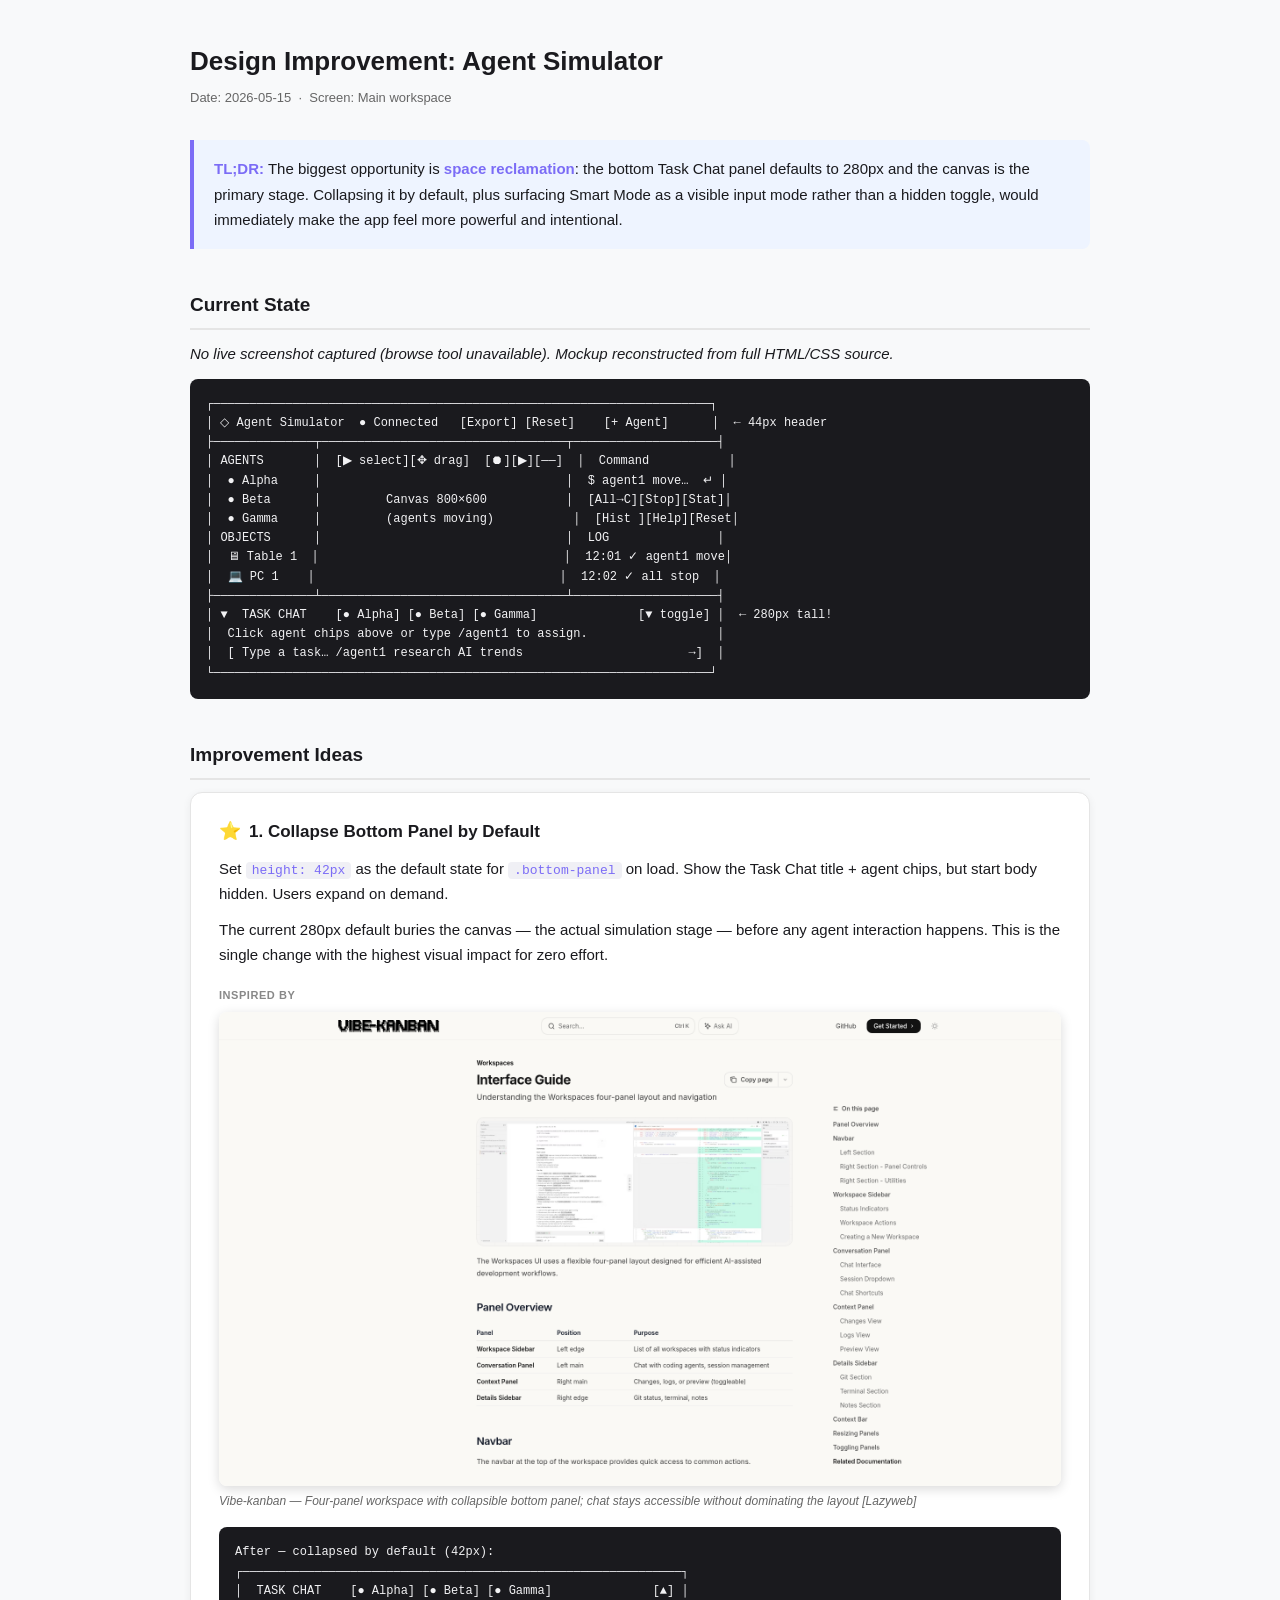
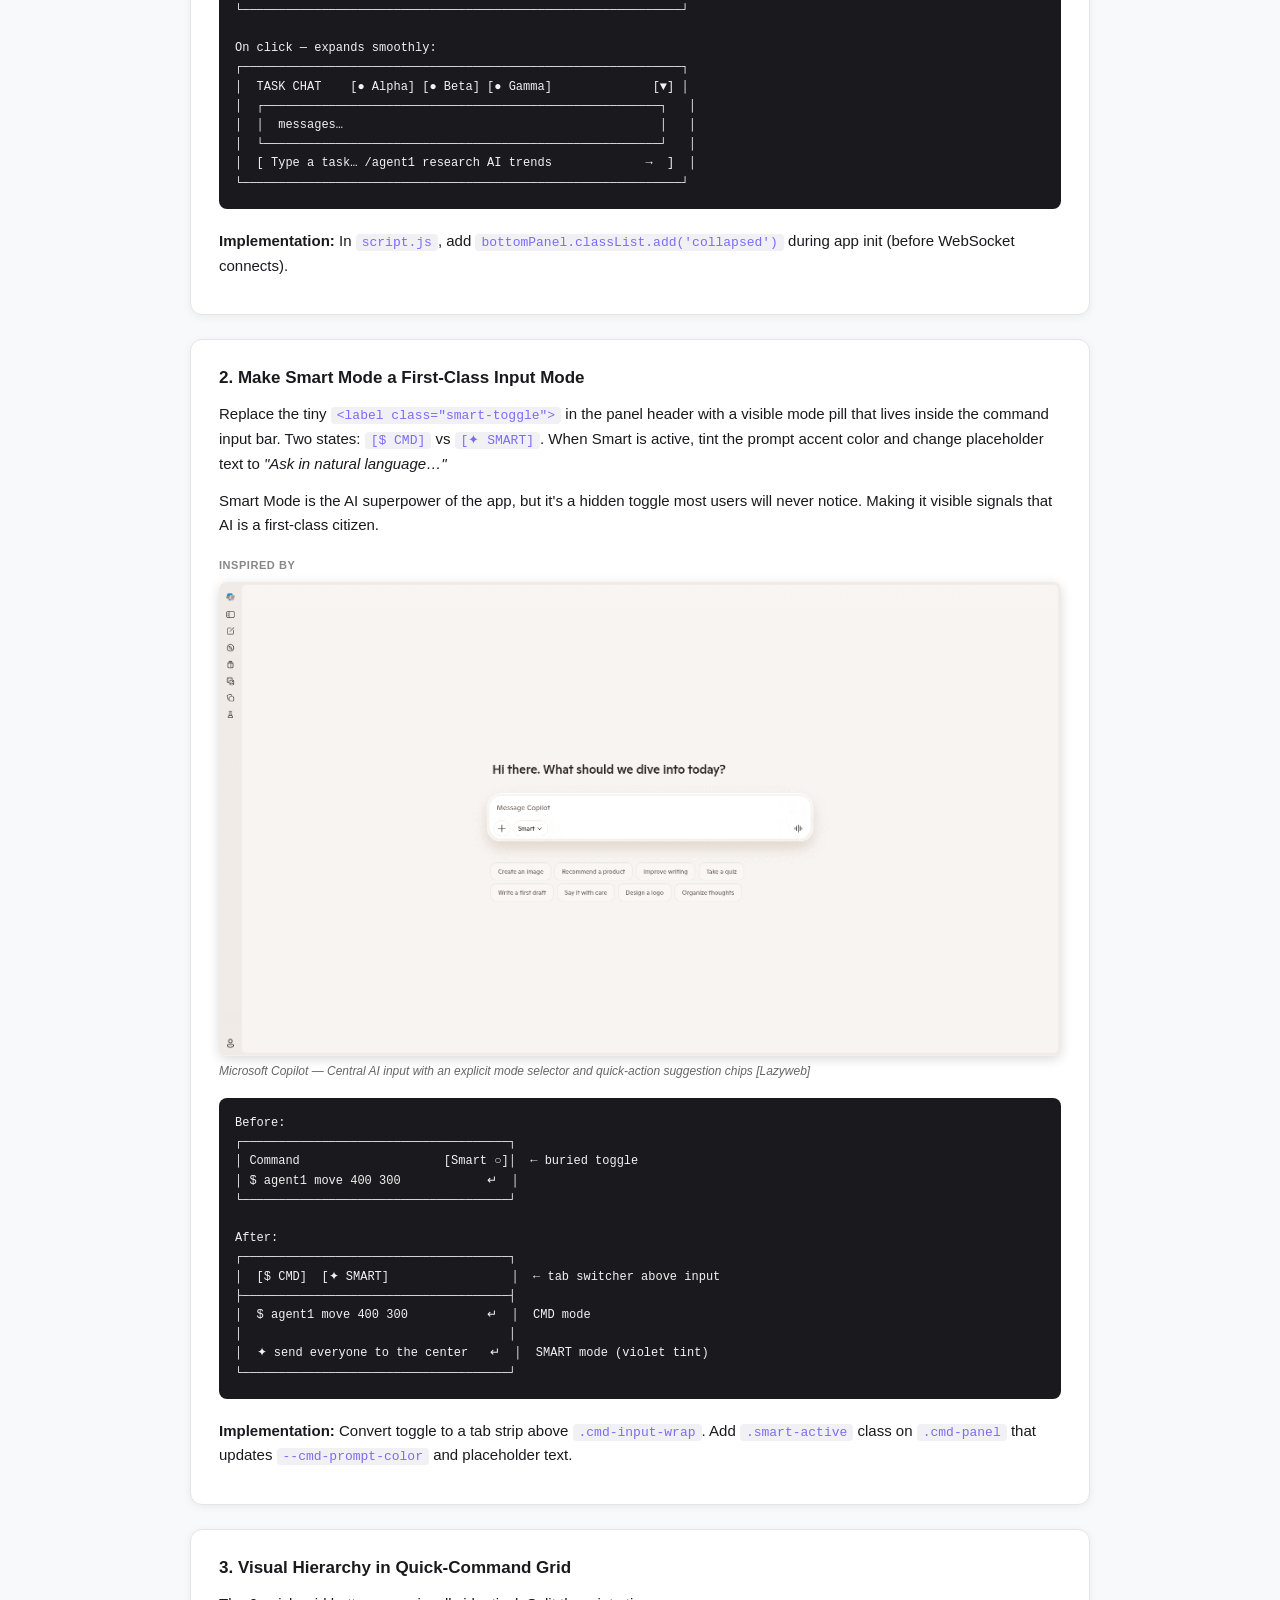
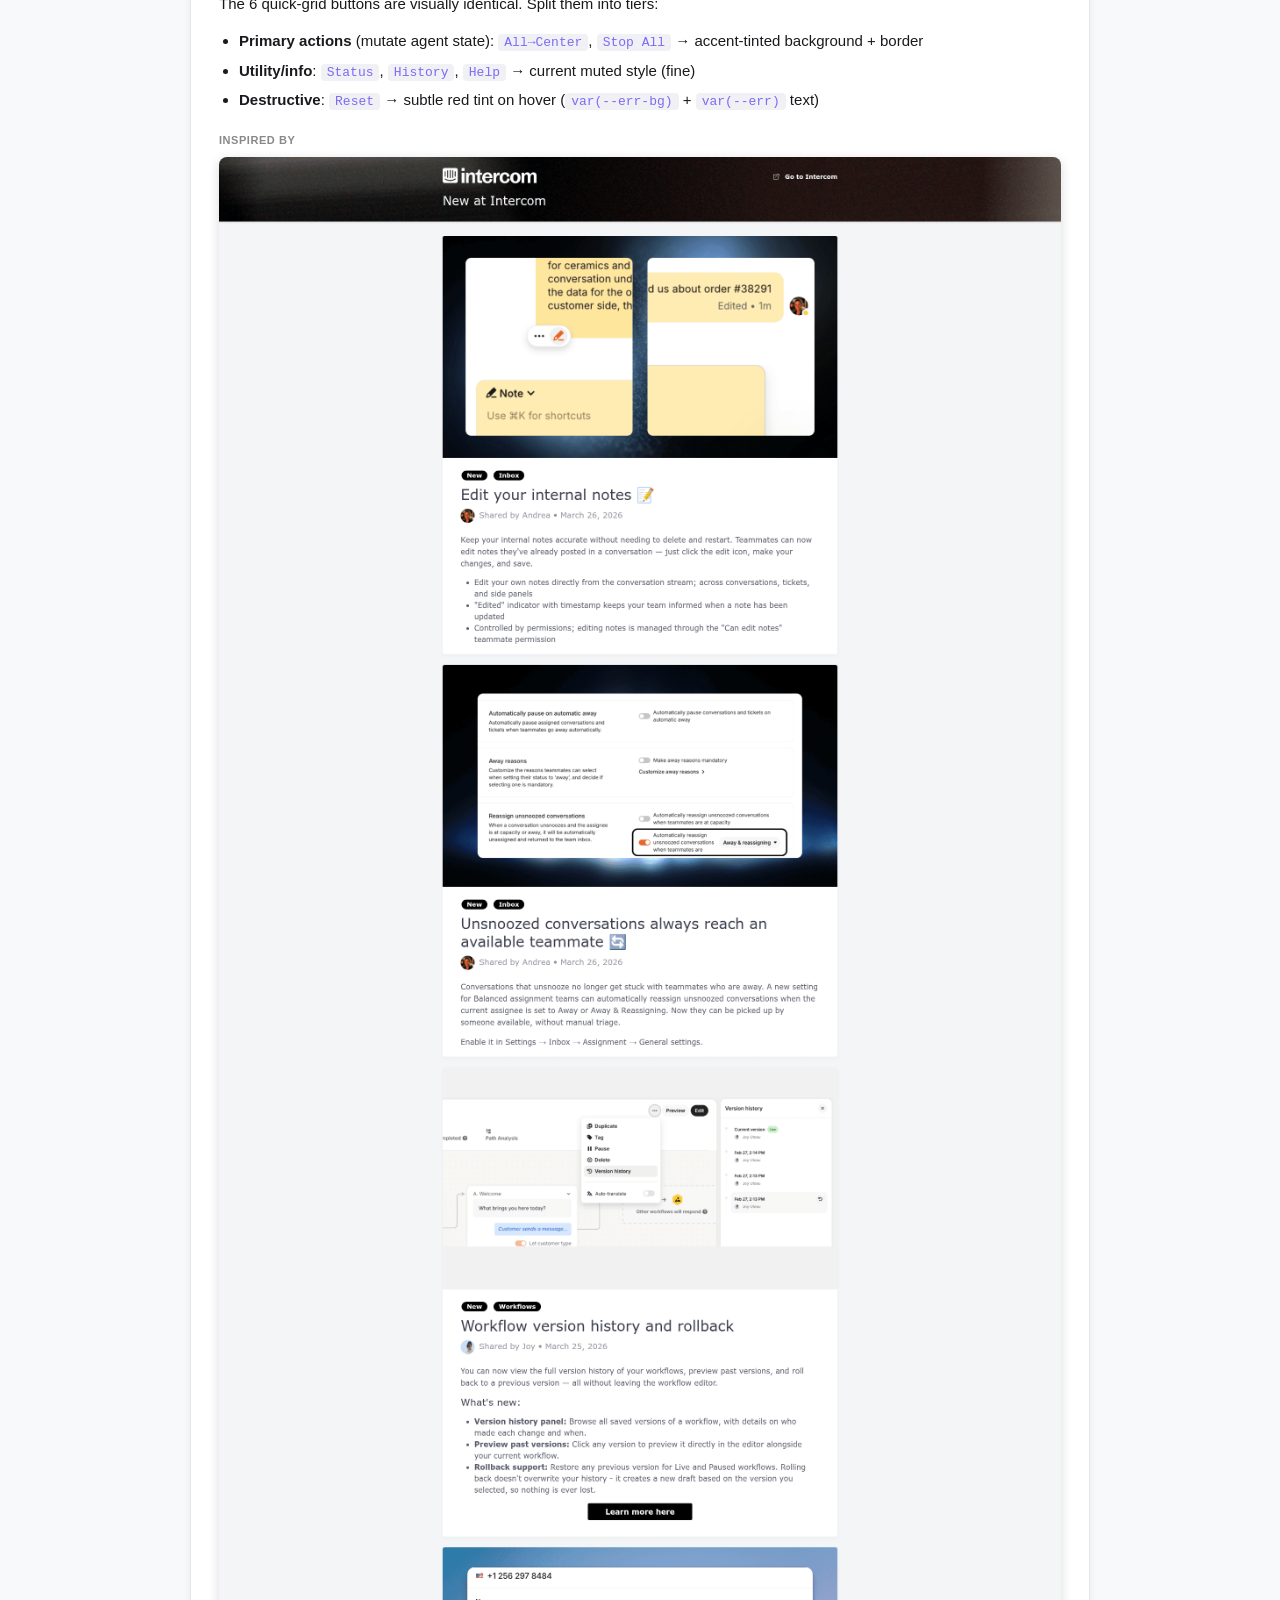
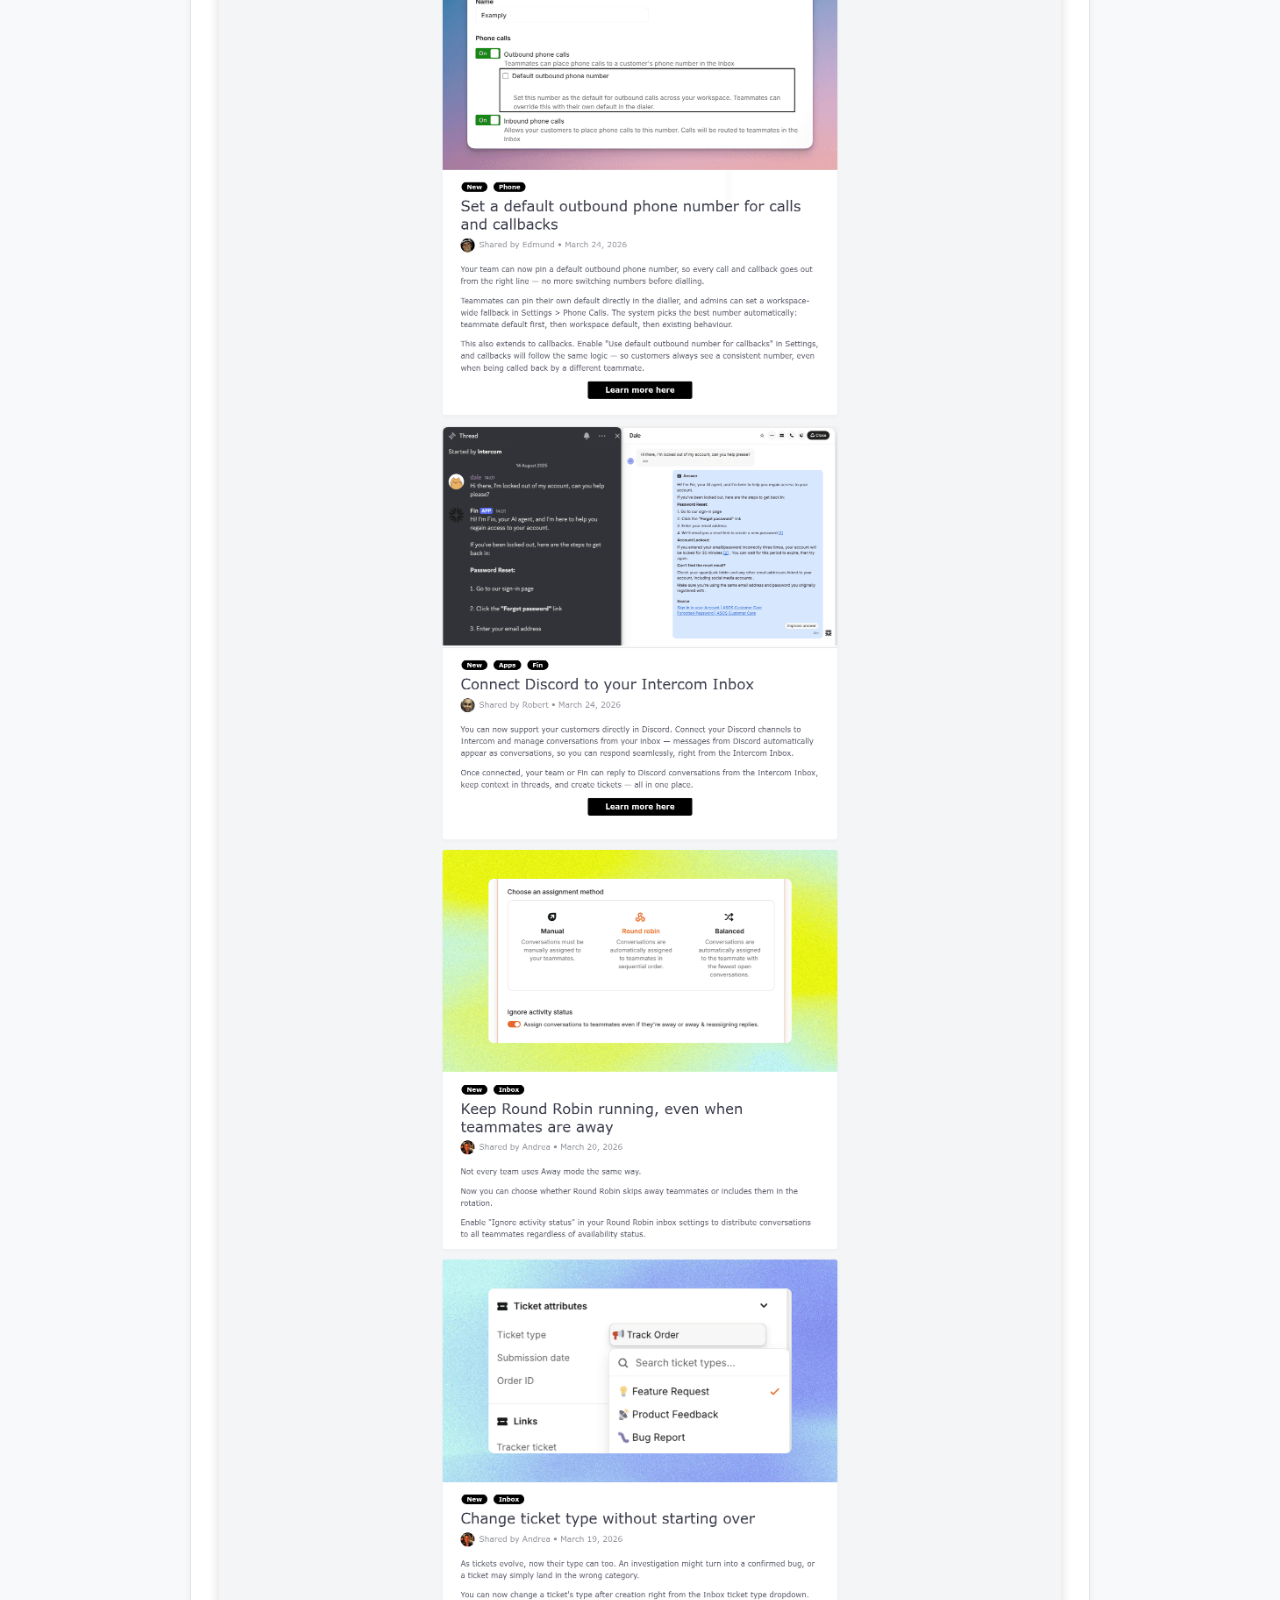
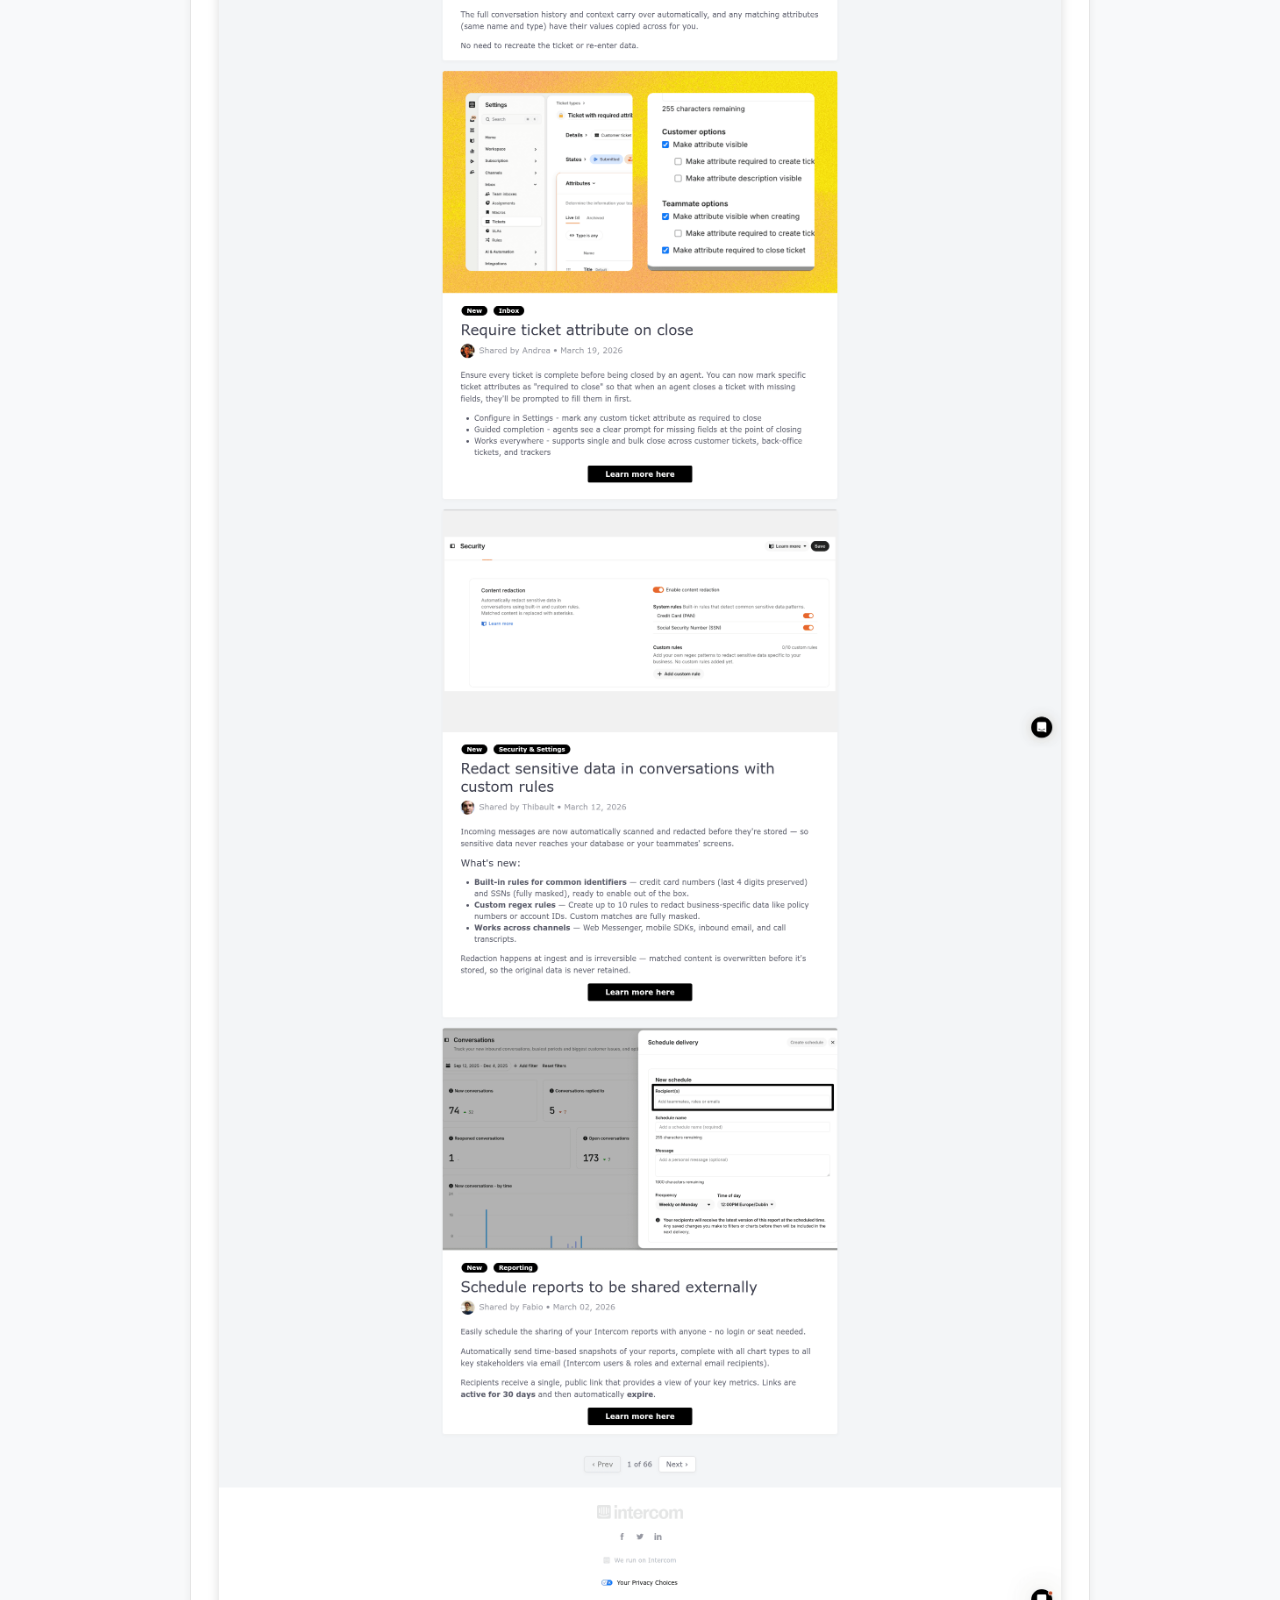
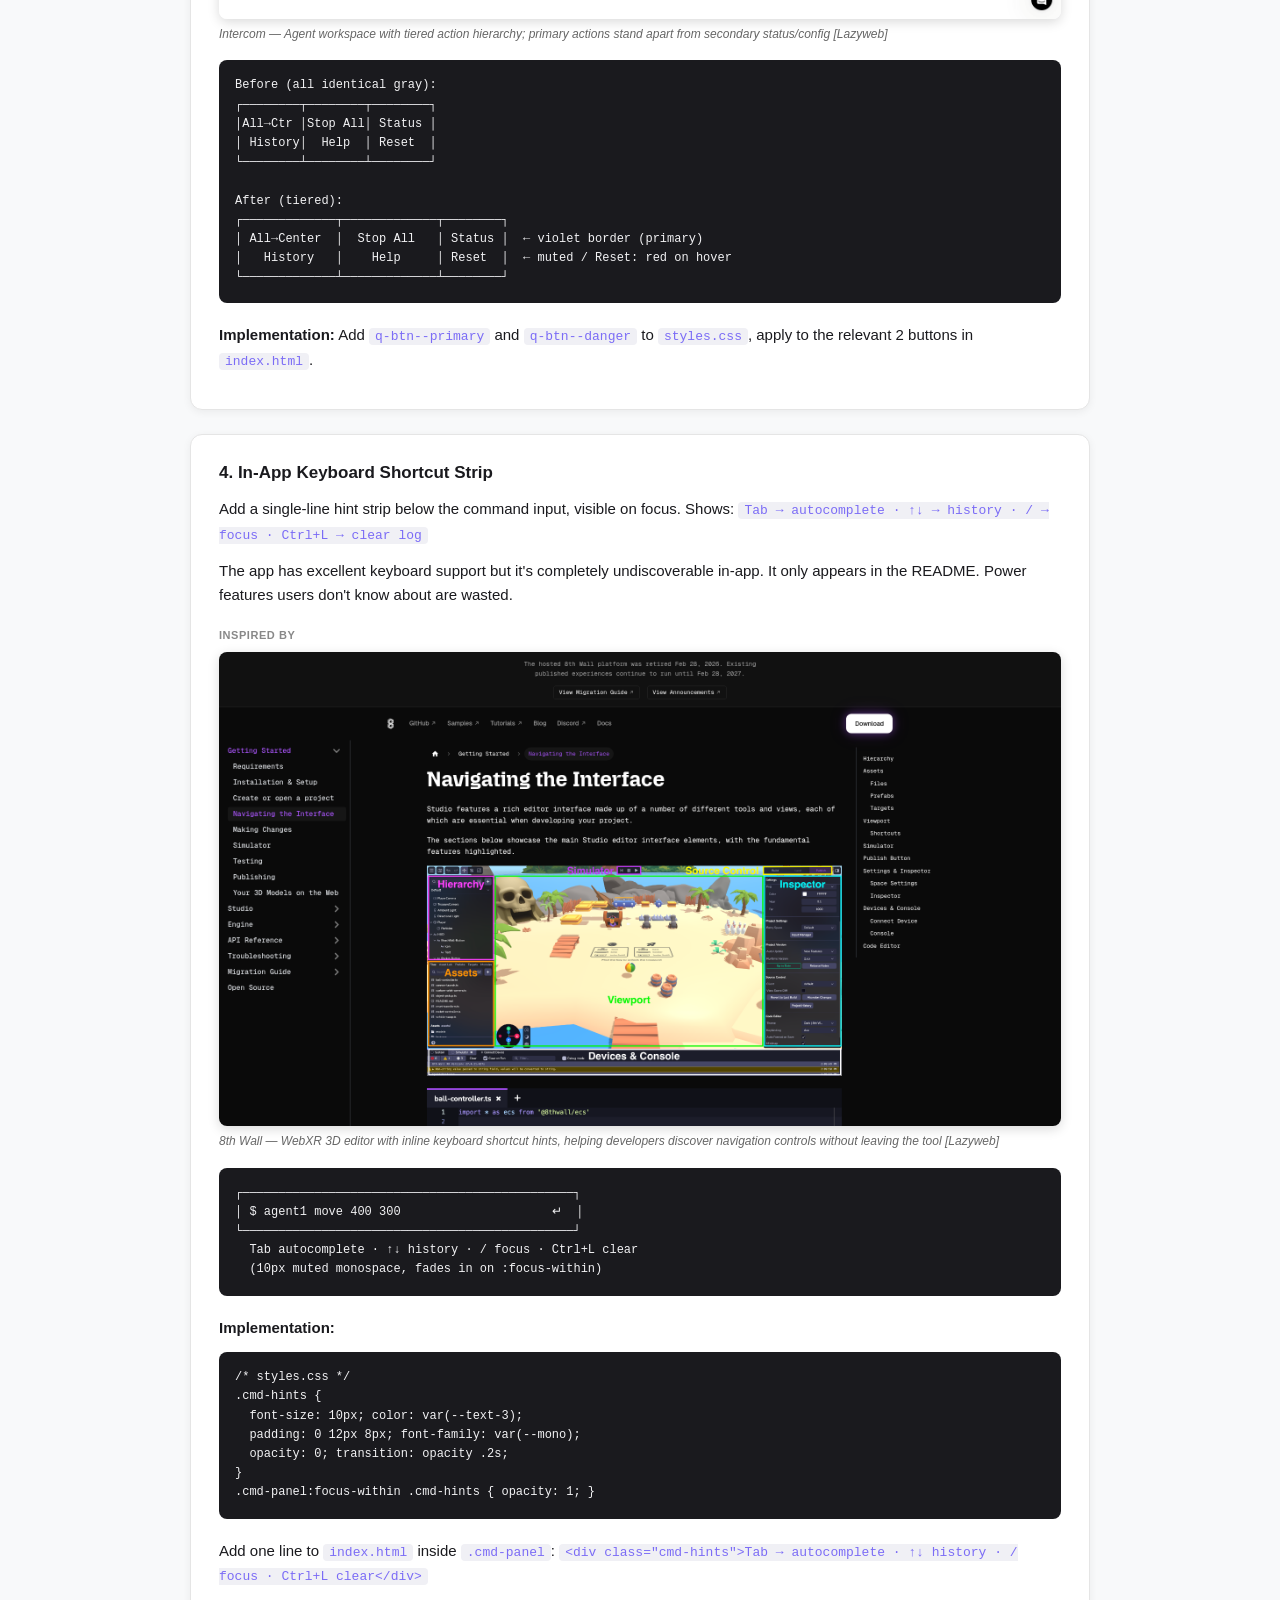
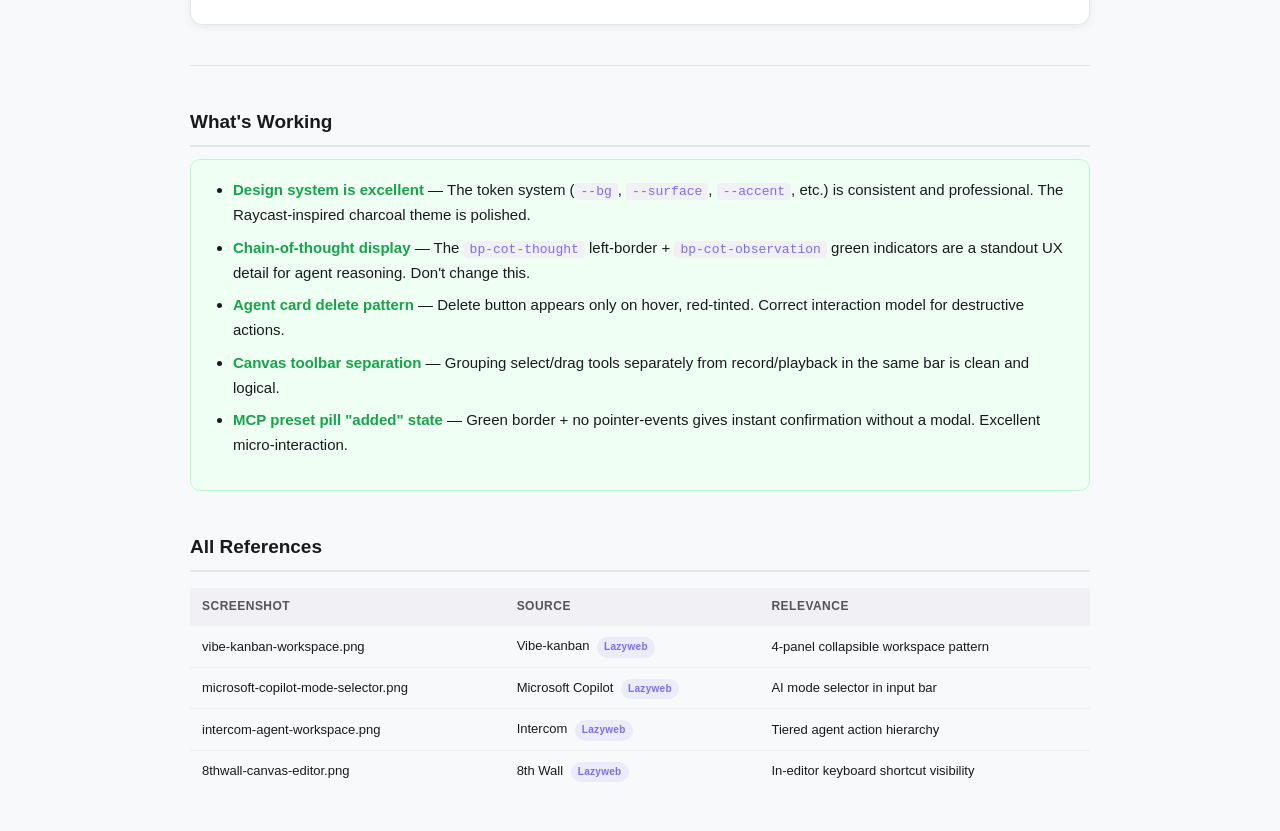
<file: .lazyweb/design-improve/agent-simulator-2026-05-15/report.html>
<!DOCTYPE html>
<html lang="en">
<head>
<meta charset="UTF-8"/>
<meta name="viewport" content="width=device-width,initial-scale=1"/>
<title>Design Improvement: Agent Simulator</title>
<style>
  *, *::before, *::after { box-sizing: border-box; margin: 0; padding: 0; }
  body {
    font-family: -apple-system, BlinkMacSystemFont, "Segoe UI", sans-serif;
    font-size: 15px; line-height: 1.65;
    background: #f8f9fa; color: #1a1a1e;
    padding: 40px 20px;
  }
  .page { max-width: 900px; margin: 0 auto; }
  h1 { font-size: 26px; font-weight: 700; margin-bottom: 4px; }
  .meta { font-size: 13px; color: #666; margin-bottom: 32px; }
  h2 { font-size: 19px; font-weight: 700; margin: 40px 0 12px; padding-bottom: 8px; border-bottom: 2px solid #e5e5e5; }
  h3 { font-size: 16px; font-weight: 700; margin: 28px 0 10px; color: #1a1a1e; }
  p { margin-bottom: 12px; }
  ul { margin: 0 0 14px 20px; }
  li { margin-bottom: 5px; }
  code {
    background: #f0f0f5; border-radius: 4px;
    padding: 1px 6px; font-size: 13px;
    font-family: "JetBrains Mono", "Fira Code", ui-monospace, monospace;
    color: #7b6cf6;
  }
  pre {
    background: #1a1a1e; color: #f2f2f4;
    border-radius: 8px; padding: 16px; overflow-x: auto;
    font-family: "JetBrains Mono", "Fira Code", ui-monospace, monospace;
    font-size: 12px; line-height: 1.6; margin: 12px 0 20px;
  }
  .tldr {
    background: #eef4ff; border-left: 4px solid #7b6cf6;
    border-radius: 0 8px 8px 0; padding: 16px 20px;
    margin-bottom: 32px; font-size: 15px; line-height: 1.7;
  }
  .tldr strong { color: #7b6cf6; }
  .idea {
    background: #fff; border: 1px solid #e5e5e5;
    border-radius: 12px; padding: 24px 28px;
    margin-bottom: 24px;
    box-shadow: 0 2px 8px rgba(0,0,0,.06);
  }
  .idea-title {
    font-size: 17px; font-weight: 700; margin-bottom: 10px;
    display: flex; align-items: center; gap: 8px;
  }
  .star { color: #f59e0b; font-size: 18px; }
  .inspired-label {
    font-size: 11px; font-weight: 600; color: #888;
    text-transform: uppercase; letter-spacing: .05em;
    margin: 18px 0 8px;
  }
  .ref-img {
    max-width: 100%; border-radius: 8px;
    box-shadow: 0 3px 12px rgba(0,0,0,.15);
    display: block; margin-bottom: 6px;
  }
  .ref-caption {
    font-size: 12px; color: #666; margin-bottom: 16px;
    font-style: italic;
  }
  .working-list {
    background: #f0fff4; border: 1px solid #bbf7d0;
    border-radius: 10px; padding: 18px 22px;
  }
  .working-list li { margin-bottom: 8px; }
  .working-list strong { color: #16a34a; }
  table { width: 100%; border-collapse: collapse; margin-top: 16px; }
  th { background: #f0f0f5; font-size: 12px; font-weight: 600;
    text-transform: uppercase; letter-spacing: .04em;
    padding: 9px 12px; text-align: left; color: #555; }
  td { padding: 9px 12px; border-bottom: 1px solid #eee; font-size: 13px; }
  tr:last-child td { border-bottom: none; }
  .tag {
    display: inline-block; font-size: 10px; font-weight: 600;
    padding: 2px 7px; border-radius: 99px;
    background: rgba(123,108,246,.1); color: #7b6cf6;
    letter-spacing: .03em; margin-left: 4px;
  }
  .divider { height: 1px; background: #e5e5e5; margin: 40px 0; }
</style>
</head>
<body>
<div class="page">

  <h1>Design Improvement: Agent Simulator</h1>
  <div class="meta">Date: 2026-05-15 &nbsp;·&nbsp; Screen: Main workspace</div>

  <div class="tldr">
    <strong>TL;DR:</strong> The biggest opportunity is <strong>space reclamation</strong>: the bottom Task Chat panel defaults to 280px and the canvas is the primary stage. Collapsing it by default, plus surfacing Smart Mode as a visible input mode rather than a hidden toggle, would immediately make the app feel more powerful and intentional.
  </div>

  <h2>Current State</h2>
  <p><em>No live screenshot captured (browse tool unavailable). Mockup reconstructed from full HTML/CSS source.</em></p>
  <pre>
┌─────────────────────────────────────────────────────────────────────┐
│ ◇ Agent Simulator  ● Connected   [Export] [Reset]    [+ Agent]      │  ← 44px header
├──────────────┬──────────────────────────────────┬────────────────────┤
│ AGENTS       │  [▶ select][✥ drag]  [⏺][▶][──]  │  Command           │
│  ● Alpha     │                                  │  $ agent1 move…  ↵ │
│  ● Beta      │         Canvas 800×600           │  [All→C][Stop][Stat]│
│  ● Gamma     │         (agents moving)           │  [Hist ][Help][Reset│
│ OBJECTS      │                                  │  LOG               │
│  🖥 Table 1  │                                  │  12:01 ✓ agent1 move│
│  💻 PC 1    │                                  │  12:02 ✓ all stop  │
├──────────────┴──────────────────────────────────┴────────────────────┤
│ ▼  TASK CHAT    [● Alpha] [● Beta] [● Gamma]              [▼ toggle] │  ← 280px tall!
│  Click agent chips above or type /agent1 to assign.                  │
│  [ Type a task… /agent1 research AI trends                       →]  │
└─────────────────────────────────────────────────────────────────────┘</pre>

  <h2>Improvement Ideas</h2>

  <!-- IDEA 1 -->
  <div class="idea">
    <div class="idea-title"><span class="star">⭐</span> 1. Collapse Bottom Panel by Default</div>
    <p>Set <code>height: 42px</code> as the default state for <code>.bottom-panel</code> on load. Show the Task Chat title + agent chips, but start body hidden. Users expand on demand.</p>
    <p>The current 280px default buries the canvas — the actual simulation stage — before any agent interaction happens. This is the single change with the highest visual impact for zero effort.</p>

    <div class="inspired-label">Inspired by</div>
    <img src="references/vibe-kanban-workspace.png" class="ref-img" alt="Vibe-kanban workspace"/>
    <div class="ref-caption">Vibe-kanban — Four-panel workspace with collapsible bottom panel; chat stays accessible without dominating the layout [Lazyweb]</div>

    <pre>
After — collapsed by default (42px):
┌─────────────────────────────────────────────────────────────┐
│  TASK CHAT    [● Alpha] [● Beta] [● Gamma]              [▲] │
└─────────────────────────────────────────────────────────────┘

On click — expands smoothly:
┌─────────────────────────────────────────────────────────────┐
│  TASK CHAT    [● Alpha] [● Beta] [● Gamma]              [▼] │
│  ┌───────────────────────────────────────────────────────┐   │
│  │  messages…                                            │   │
│  └───────────────────────────────────────────────────────┘   │
│  [ Type a task… /agent1 research AI trends             →  ]  │
└─────────────────────────────────────────────────────────────┘</pre>

    <p><strong>Implementation:</strong> In <code>script.js</code>, add <code>bottomPanel.classList.add('collapsed')</code> during app init (before WebSocket connects).</p>
  </div>

  <!-- IDEA 2 -->
  <div class="idea">
    <div class="idea-title">2. Make Smart Mode a First-Class Input Mode</div>
    <p>Replace the tiny <code>&lt;label class="smart-toggle"&gt;</code> in the panel header with a visible mode pill that lives inside the command input bar. Two states: <code>[$ CMD]</code> vs <code>[✦ SMART]</code>. When Smart is active, tint the prompt accent color and change placeholder text to <em>"Ask in natural language…"</em></p>
    <p>Smart Mode is the AI superpower of the app, but it's a hidden toggle most users will never notice. Making it visible signals that AI is a first-class citizen.</p>

    <div class="inspired-label">Inspired by</div>
    <img src="references/microsoft-copilot-mode-selector.png" class="ref-img" alt="Microsoft Copilot mode selector"/>
    <div class="ref-caption">Microsoft Copilot — Central AI input with an explicit mode selector and quick-action suggestion chips [Lazyweb]</div>

    <pre>
Before:
┌─────────────────────────────────────┐
│ Command                    [Smart ○]│  ← buried toggle
│ $ agent1 move 400 300            ↵  │
└─────────────────────────────────────┘

After:
┌─────────────────────────────────────┐
│  [$ CMD]  [✦ SMART]                 │  ← tab switcher above input
├─────────────────────────────────────┤
│  $ agent1 move 400 300           ↵  │  CMD mode
│                                     │
│  ✦ send everyone to the center   ↵  │  SMART mode (violet tint)
└─────────────────────────────────────┘</pre>

    <p><strong>Implementation:</strong> Convert toggle to a tab strip above <code>.cmd-input-wrap</code>. Add <code>.smart-active</code> class on <code>.cmd-panel</code> that updates <code>--cmd-prompt-color</code> and placeholder text.</p>
  </div>

  <!-- IDEA 3 -->
  <div class="idea">
    <div class="idea-title">3. Visual Hierarchy in Quick-Command Grid</div>
    <p>The 6 quick-grid buttons are visually identical. Split them into tiers:</p>
    <ul>
      <li><strong>Primary actions</strong> (mutate agent state): <code>All→Center</code>, <code>Stop All</code> → accent-tinted background + border</li>
      <li><strong>Utility/info</strong>: <code>Status</code>, <code>History</code>, <code>Help</code> → current muted style (fine)</li>
      <li><strong>Destructive</strong>: <code>Reset</code> → subtle red tint on hover (<code>var(--err-bg)</code> + <code>var(--err)</code> text)</li>
    </ul>

    <div class="inspired-label">Inspired by</div>
    <img src="references/intercom-agent-workspace.png" class="ref-img" alt="Intercom agent workspace"/>
    <div class="ref-caption">Intercom — Agent workspace with tiered action hierarchy; primary actions stand apart from secondary status/config [Lazyweb]</div>

    <pre>
Before (all identical gray):
┌────────┬────────┬────────┐
│All→Ctr │Stop All│ Status │
│ History│  Help  │ Reset  │
└────────┴────────┴────────┘

After (tiered):
┌─────────────┬─────────────┬────────┐
│ All→Center  │  Stop All   │ Status │  ← violet border (primary)
│   History   │    Help     │ Reset  │  ← muted / Reset: red on hover
└─────────────┴─────────────┴────────┘</pre>

    <p><strong>Implementation:</strong> Add <code>q-btn--primary</code> and <code>q-btn--danger</code> to <code>styles.css</code>, apply to the relevant 2 buttons in <code>index.html</code>.</p>
  </div>

  <!-- IDEA 4 -->
  <div class="idea">
    <div class="idea-title">4. In-App Keyboard Shortcut Strip</div>
    <p>Add a single-line hint strip below the command input, visible on focus. Shows: <code>Tab → autocomplete · ↑↓ → history · / → focus · Ctrl+L → clear log</code></p>
    <p>The app has excellent keyboard support but it's completely undiscoverable in-app. It only appears in the README. Power features users don't know about are wasted.</p>

    <div class="inspired-label">Inspired by</div>
    <img src="references/8thwall-canvas-editor.png" class="ref-img" alt="8th Wall canvas editor"/>
    <div class="ref-caption">8th Wall — WebXR 3D editor with inline keyboard shortcut hints, helping developers discover navigation controls without leaving the tool [Lazyweb]</div>

    <pre>
┌──────────────────────────────────────────────┐
│ $ agent1 move 400 300                     ↵  │
└──────────────────────────────────────────────┘
  Tab autocomplete · ↑↓ history · / focus · Ctrl+L clear
  (10px muted monospace, fades in on :focus-within)</pre>

    <p><strong>Implementation:</strong></p>
    <pre>
/* styles.css */
.cmd-hints {
  font-size: 10px; color: var(--text-3);
  padding: 0 12px 8px; font-family: var(--mono);
  opacity: 0; transition: opacity .2s;
}
.cmd-panel:focus-within .cmd-hints { opacity: 1; }</pre>
    <p>Add one line to <code>index.html</code> inside <code>.cmd-panel</code>: <code>&lt;div class="cmd-hints"&gt;Tab → autocomplete · ↑↓ history · / focus · Ctrl+L clear&lt;/div&gt;</code></p>
  </div>

  <div class="divider"></div>

  <h2>What's Working</h2>
  <div class="working-list">
    <ul>
      <li><strong>Design system is excellent</strong> — The token system (<code>--bg</code>, <code>--surface</code>, <code>--accent</code>, etc.) is consistent and professional. The Raycast-inspired charcoal theme is polished.</li>
      <li><strong>Chain-of-thought display</strong> — The <code>bp-cot-thought</code> left-border + <code>bp-cot-observation</code> green indicators are a standout UX detail for agent reasoning. Don't change this.</li>
      <li><strong>Agent card delete pattern</strong> — Delete button appears only on hover, red-tinted. Correct interaction model for destructive actions.</li>
      <li><strong>Canvas toolbar separation</strong> — Grouping select/drag tools separately from record/playback in the same bar is clean and logical.</li>
      <li><strong>MCP preset pill "added" state</strong> — Green border + no pointer-events gives instant confirmation without a modal. Excellent micro-interaction.</li>
    </ul>
  </div>

  <h2>All References</h2>
  <table>
    <tr><th>Screenshot</th><th>Source</th><th>Relevance</th></tr>
    <tr><td>vibe-kanban-workspace.png</td><td>Vibe-kanban <span class="tag">Lazyweb</span></td><td>4-panel collapsible workspace pattern</td></tr>
    <tr><td>microsoft-copilot-mode-selector.png</td><td>Microsoft Copilot <span class="tag">Lazyweb</span></td><td>AI mode selector in input bar</td></tr>
    <tr><td>intercom-agent-workspace.png</td><td>Intercom <span class="tag">Lazyweb</span></td><td>Tiered agent action hierarchy</td></tr>
    <tr><td>8thwall-canvas-editor.png</td><td>8th Wall <span class="tag">Lazyweb</span></td><td>In-editor keyboard shortcut visibility</td></tr>
  </table>

</div>
</body>
</html>
</file>
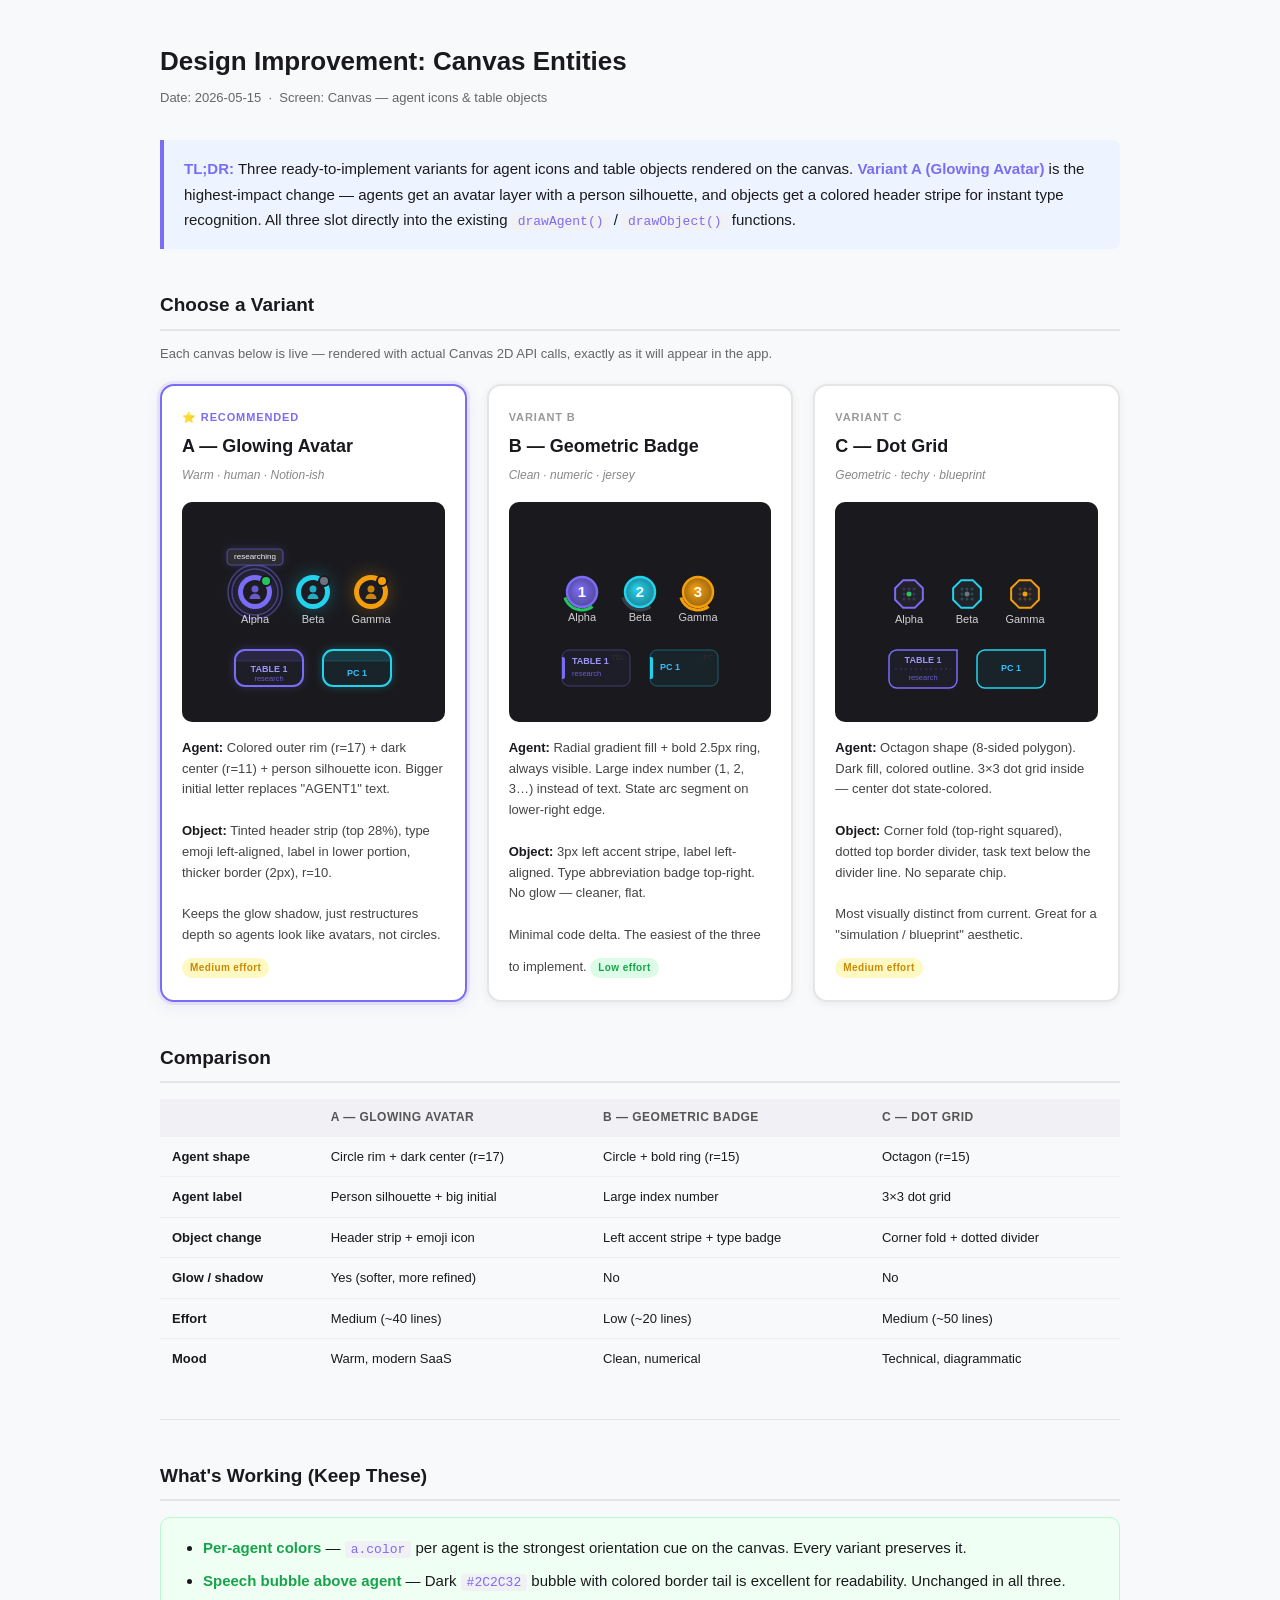
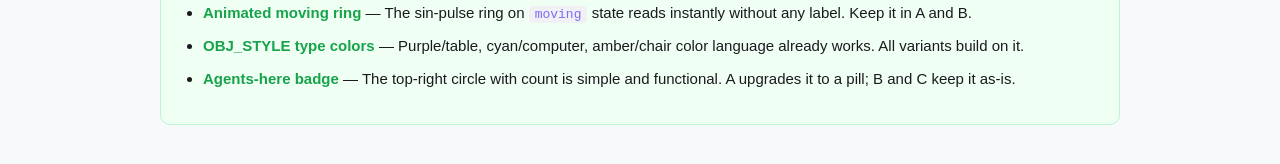
<file: .lazyweb/design-improve/canvas-entities-2026-05-15/report.html>
<!DOCTYPE html>
<html lang="en">
<head>
<meta charset="UTF-8"/>
<meta name="viewport" content="width=device-width,initial-scale=1"/>
<title>Design Improvement: Canvas Entities</title>
<style>
  *, *::before, *::after { box-sizing: border-box; margin: 0; padding: 0; }
  body {
    font-family: -apple-system, BlinkMacSystemFont, "Segoe UI", sans-serif;
    font-size: 15px; line-height: 1.65;
    background: #f8f9fa; color: #1a1a1e;
    padding: 40px 20px;
  }
  .page { max-width: 960px; margin: 0 auto; }
  h1 { font-size: 26px; font-weight: 700; margin-bottom: 4px; }
  .meta { font-size: 13px; color: #666; margin-bottom: 32px; }
  h2 { font-size: 19px; font-weight: 700; margin: 40px 0 12px; padding-bottom: 8px; border-bottom: 2px solid #e5e5e5; }
  h3 { font-size: 16px; font-weight: 700; margin: 28px 0 10px; color: #1a1a1e; }
  p { margin-bottom: 12px; }
  ul { margin: 0 0 14px 20px; }
  li { margin-bottom: 5px; }
  code {
    background: #f0f0f5; border-radius: 4px;
    padding: 1px 6px; font-size: 13px;
    font-family: "JetBrains Mono", "Fira Code", ui-monospace, monospace;
    color: #7b6cf6;
  }
  pre {
    background: #1a1a1e; color: #f2f2f4;
    border-radius: 8px; padding: 16px; overflow-x: auto;
    font-family: "JetBrains Mono", "Fira Code", ui-monospace, monospace;
    font-size: 12px; line-height: 1.6; margin: 12px 0 20px;
  }
  .tldr {
    background: #eef4ff; border-left: 4px solid #7b6cf6;
    border-radius: 0 8px 8px 0; padding: 16px 20px;
    margin-bottom: 32px; font-size: 15px; line-height: 1.7;
  }
  .tldr strong { color: #7b6cf6; }
  .variant-grid {
    display: grid; grid-template-columns: repeat(3, 1fr);
    gap: 20px; margin-bottom: 32px;
  }
  @media (max-width: 720px) { .variant-grid { grid-template-columns: 1fr; } }
  .variant {
    background: #fff; border: 2px solid #e5e5e5;
    border-radius: 14px; padding: 22px 20px;
    box-shadow: 0 2px 10px rgba(0,0,0,.06);
    display: flex; flex-direction: column;
  }
  .variant.recommended { border-color: #7b6cf6; box-shadow: 0 0 0 3px rgba(123,108,246,.12), 0 4px 16px rgba(123,108,246,.12); }
  .variant-label {
    font-size: 11px; font-weight: 700; letter-spacing: .08em;
    text-transform: uppercase; color: #999; margin-bottom: 6px;
  }
  .variant.recommended .variant-label { color: #7b6cf6; }
  .variant-title {
    font-size: 18px; font-weight: 800; margin-bottom: 4px;
  }
  .variant-mood {
    font-size: 12px; color: #888; margin-bottom: 16px; font-style: italic;
  }
  .variant-canvas {
    background: #1a1a1e; border-radius: 10px;
    padding: 20px 0; display: flex; justify-content: center; align-items: center;
    margin-bottom: 16px; min-height: 180px;
  }
  canvas { display: block; }
  .variant-desc { font-size: 13px; color: #444; line-height: 1.6; flex: 1; }
  .variant-desc strong { color: #1a1a1e; }
  .badge {
    display: inline-block; font-size: 10px; font-weight: 700;
    padding: 2px 8px; border-radius: 99px; margin-top: 12px;
    letter-spacing: .04em;
  }
  .badge-effort-low { background: #dcfce7; color: #16a34a; }
  .badge-effort-med { background: #fef9c3; color: #ca8a04; }
  table { width: 100%; border-collapse: collapse; margin-top: 16px; }
  th { background: #f0f0f5; font-size: 12px; font-weight: 600;
    text-transform: uppercase; letter-spacing: .04em;
    padding: 9px 12px; text-align: left; color: #555; }
  td { padding: 9px 12px; border-bottom: 1px solid #eee; font-size: 13px; }
  tr:last-child td { border-bottom: none; }
  td:first-child { font-weight: 600; color: #1a1a1e; }
  .working {
    background: #f0fff4; border: 1px solid #bbf7d0;
    border-radius: 10px; padding: 18px 22px; margin-top: 16px;
  }
  .working li { margin-bottom: 8px; }
  .working strong { color: #16a34a; }
  .divider { height: 1px; background: #e5e5e5; margin: 40px 0; }
  .section-note { font-size: 13px; color: #666; margin-bottom: 20px; }
</style>
</head>
<body>
<div class="page">

  <h1>Design Improvement: Canvas Entities</h1>
  <div class="meta">Date: 2026-05-15 &nbsp;·&nbsp; Screen: Canvas — agent icons & table objects</div>

  <div class="tldr">
    <strong>TL;DR:</strong> Three ready-to-implement variants for agent icons and table objects rendered on the canvas. <strong>Variant A (Glowing Avatar)</strong> is the highest-impact change — agents get an avatar layer with a person silhouette, and objects get a colored header stripe for instant type recognition. All three slot directly into the existing <code>drawAgent()</code> / <code>drawObject()</code> functions.
  </div>

  <h2>Choose a Variant</h2>
  <p class="section-note">Each canvas below is live — rendered with actual Canvas 2D API calls, exactly as it will appear in the app.</p>

  <div class="variant-grid">

    <!-- Variant A -->
    <div class="variant recommended">
      <div class="variant-label">⭐ Recommended</div>
      <div class="variant-title">A — Glowing Avatar</div>
      <div class="variant-mood">Warm · human · Notion-ish</div>
      <div class="variant-canvas">
        <canvas id="cvA" width="200" height="180"></canvas>
      </div>
      <div class="variant-desc">
        <strong>Agent:</strong> Colored outer rim (r=17) + dark center (r=11) + person silhouette icon. Bigger initial letter replaces "AGENT1" text.<br><br>
        <strong>Object:</strong> Tinted header strip (top 28%), type emoji left-aligned, label in lower portion, thicker border (2px), r=10.<br><br>
        Keeps the glow shadow, just restructures depth so agents look like avatars, not circles.
        <span class="badge badge-effort-med">Medium effort</span>
      </div>
    </div>

    <!-- Variant B -->
    <div class="variant">
      <div class="variant-label">Variant B</div>
      <div class="variant-title">B — Geometric Badge</div>
      <div class="variant-mood">Clean · numeric · jersey</div>
      <div class="variant-canvas">
        <canvas id="cvB" width="200" height="180"></canvas>
      </div>
      <div class="variant-desc">
        <strong>Agent:</strong> Radial gradient fill + bold 2.5px ring, always visible. Large index number (1, 2, 3…) instead of text. State arc segment on lower-right edge.<br><br>
        <strong>Object:</strong> 3px left accent stripe, label left-aligned. Type abbreviation badge top-right. No glow — cleaner, flat.<br><br>
        Minimal code delta. The easiest of the three to implement.
        <span class="badge badge-effort-low">Low effort</span>
      </div>
    </div>

    <!-- Variant C -->
    <div class="variant">
      <div class="variant-label">Variant C</div>
      <div class="variant-title">C — Dot Grid</div>
      <div class="variant-mood">Geometric · techy · blueprint</div>
      <div class="variant-canvas">
        <canvas id="cvC" width="200" height="180"></canvas>
      </div>
      <div class="variant-desc">
        <strong>Agent:</strong> Octagon shape (8-sided polygon). Dark fill, colored outline. 3×3 dot grid inside — center dot state-colored.<br><br>
        <strong>Object:</strong> Corner fold (top-right squared), dotted top border divider, task text below the divider line. No separate chip.<br><br>
        Most visually distinct from current. Great for a "simulation / blueprint" aesthetic.
        <span class="badge badge-effort-med">Medium effort</span>
      </div>
    </div>

  </div>

  <h2>Comparison</h2>
  <table>
    <tr>
      <th></th>
      <th>A — Glowing Avatar</th>
      <th>B — Geometric Badge</th>
      <th>C — Dot Grid</th>
    </tr>
    <tr><td>Agent shape</td><td>Circle rim + dark center (r=17)</td><td>Circle + bold ring (r=15)</td><td>Octagon (r=15)</td></tr>
    <tr><td>Agent label</td><td>Person silhouette + big initial</td><td>Large index number</td><td>3×3 dot grid</td></tr>
    <tr><td>Object change</td><td>Header strip + emoji icon</td><td>Left accent stripe + type badge</td><td>Corner fold + dotted divider</td></tr>
    <tr><td>Glow / shadow</td><td>Yes (softer, more refined)</td><td>No</td><td>No</td></tr>
    <tr><td>Effort</td><td>Medium (~40 lines)</td><td>Low (~20 lines)</td><td>Medium (~50 lines)</td></tr>
    <tr><td>Mood</td><td>Warm, modern SaaS</td><td>Clean, numerical</td><td>Technical, diagrammatic</td></tr>
  </table>

  <div class="divider"></div>

  <h2>What's Working (Keep These)</h2>
  <div class="working">
    <ul>
      <li><strong>Per-agent colors</strong> — <code>a.color</code> per agent is the strongest orientation cue on the canvas. Every variant preserves it.</li>
      <li><strong>Speech bubble above agent</strong> — Dark <code>#2C2C32</code> bubble with colored border tail is excellent for readability. Unchanged in all three.</li>
      <li><strong>Animated moving ring</strong> — The sin-pulse ring on <code>moving</code> state reads instantly without any label. Keep it in A and B.</li>
      <li><strong>OBJ_STYLE type colors</strong> — Purple/table, cyan/computer, amber/chair color language already works. All variants build on it.</li>
      <li><strong>Agents-here badge</strong> — The top-right circle with count is simple and functional. A upgrades it to a pill; B and C keep it as-is.</li>
    </ul>
  </div>

</div>

<script>
// ─── Shared helpers ──────────────────────────────────────────────────
function rrect(ctx, x, y, w, h, r) {
  ctx.beginPath();
  ctx.moveTo(x+r,y); ctx.lineTo(x+w-r,y); ctx.arcTo(x+w,y,x+w,y+r,r);
  ctx.lineTo(x+w,y+h-r); ctx.arcTo(x+w,y+h,x+w-r,y+h,r);
  ctx.lineTo(x+r,y+h); ctx.arcTo(x,y+h,x,y+h-r,r);
  ctx.lineTo(x,y+r); ctx.arcTo(x,y,x+r,y,r); ctx.closePath();
}
function rrectTopRounded(ctx, x, y, w, h, r) {
  ctx.beginPath();
  ctx.moveTo(x+r, y); ctx.lineTo(x+w-r, y); ctx.arcTo(x+w,y,x+w,y+r,r);
  ctx.lineTo(x+w, y+h); ctx.lineTo(x, y+h); ctx.lineTo(x, y+r);
  ctx.arcTo(x,y,x+r,y,r); ctx.closePath();
}
function octagon(ctx, cx, cy, r) {
  ctx.beginPath();
  for (let i = 0; i < 8; i++) {
    const a = (Math.PI/8) + (Math.PI/4)*i;
    i === 0 ? ctx.moveTo(cx + r*Math.cos(a), cy + r*Math.sin(a))
            : ctx.lineTo(cx + r*Math.cos(a), cy + r*Math.sin(a));
  }
  ctx.closePath();
}

const AGENTS = [
  { name: "Alpha", color: "#7B6CF6", state: "moving",     idx: 1, activity: "researching" },
  { name: "Beta",  color: "#22D3EE", state: "idle",        idx: 2, activity: null },
  { name: "Gamma", color: "#F59E0B", state: "interacting", idx: 3, activity: null },
];
const OBJ = { label: "TABLE 1", type: "table", task: "research", color: "#7B6CF6", fill: "#1E1E28" };
const OBJ2 = { label: "PC 1", type: "computer", task: null, color: "#22D3EE", fill: "#18232A" };

// ─── Variant A ───────────────────────────────────────────────────────
(function drawA() {
  const cv = document.getElementById("cvA");
  const ctx = cv.getContext("2d");
  const W = cv.width, H = cv.height;
  ctx.clearRect(0, 0, W, H);

  const positions = [ {x:42, y:70}, {x:100, y:70}, {x:158, y:70} ];

  AGENTS.forEach((a, i) => {
    const {x, y} = positions[i];
    const r = 17;

    // Moving ring
    if (a.state === "moving") {
      ctx.strokeStyle = a.color; ctx.lineWidth = 1.5; ctx.globalAlpha = 0.45;
      ctx.beginPath(); ctx.arc(x, y, r+6, 0, Math.PI*2); ctx.stroke();
      ctx.beginPath(); ctx.arc(x, y, r+10, 0, Math.PI*2); ctx.stroke();
      ctx.globalAlpha = 1;
    }

    // Outer rim glow
    ctx.shadowColor = a.color + "55"; ctx.shadowBlur = 18;
    ctx.fillStyle = a.color;
    ctx.beginPath(); ctx.arc(x, y, r, 0, Math.PI*2); ctx.fill();
    ctx.shadowBlur = 0;

    // Dark center
    ctx.fillStyle = "#1C1C22";
    ctx.beginPath(); ctx.arc(x, y, r - 5, 0, Math.PI*2); ctx.fill();

    // Person silhouette
    ctx.fillStyle = a.color + "CC";
    ctx.beginPath(); ctx.arc(x, y-3, 3.5, 0, Math.PI*2); ctx.fill();
    ctx.beginPath(); ctx.arc(x, y+7, 5.5, Math.PI, 0); ctx.fill();

    // State dot
    const sc = a.state === "idle" ? "#6B7280" : a.state === "moving" ? "#22C55E" : "#F59E0B";
    ctx.fillStyle = sc;
    ctx.beginPath(); ctx.arc(x + r*0.65, y - r*0.65, 5, 0, Math.PI*2); ctx.fill();
    ctx.strokeStyle = "#1a1a1e"; ctx.lineWidth = 2;
    ctx.beginPath(); ctx.arc(x + r*0.65, y - r*0.65, 5, 0, Math.PI*2); ctx.stroke();

    // Speech bubble
    if (a.activity) {
      ctx.font = "500 8px Inter, sans-serif";
      const tw = ctx.measureText(a.activity).width;
      const bw = tw + 14, bh = 16, bx = x - bw/2, by = y - r - 10 - bh;
      ctx.shadowColor = a.color + "40"; ctx.shadowBlur = 8;
      ctx.fillStyle = "#2C2C32"; rrect(ctx, bx, by, bw, bh, 4); ctx.fill();
      ctx.shadowBlur = 0;
      ctx.strokeStyle = a.color + "80"; ctx.lineWidth = 1.2;
      rrect(ctx, bx, by, bw, bh, 4); ctx.stroke();
      ctx.fillStyle = "#F2F2F4"; ctx.textAlign = "center"; ctx.textBaseline = "middle";
      ctx.fillText(a.activity, x, by + bh/2);
    }

    // Name
    ctx.fillStyle = "rgba(242,242,244,0.85)"; ctx.font = "11px Inter, sans-serif";
    ctx.textAlign = "center"; ctx.textBaseline = "top";
    ctx.fillText(a.name, x, y + r + 5);
  });

  // Objects
  const objX = 22, objY = 128, objW = 68, objH = 36;
  const headerH = Math.floor(objH * 0.32);
  // Table
  ctx.shadowColor = "#7B6CF655"; ctx.shadowBlur = 10;
  ctx.fillStyle = "#1E1E28"; rrect(ctx, objX, objY, objW, objH, 10); ctx.fill();
  ctx.shadowBlur = 0;
  ctx.strokeStyle = "#7B6CF6"; ctx.lineWidth = 2;
  rrect(ctx, objX, objY, objW, objH, 10); ctx.stroke();
  // Header strip
  ctx.fillStyle = "#7B6CF620";
  rrectTopRounded(ctx, objX, objY, objW, headerH, 10); ctx.fill();
  ctx.strokeStyle = "#7B6CF630"; ctx.lineWidth = 1;
  ctx.beginPath(); ctx.moveTo(objX, objY+headerH); ctx.lineTo(objX+objW, objY+headerH); ctx.stroke();
  // Label
  ctx.fillStyle = "#9E95FC"; ctx.font = "600 9px Inter, sans-serif";
  ctx.textAlign = "center"; ctx.textBaseline = "middle";
  ctx.fillText("TABLE 1", objX + objW/2, objY + headerH + (objH-headerH)*0.35);
  ctx.fillStyle = "#7B6CF6CC"; ctx.font = "500 7.5px Inter, sans-serif";
  ctx.fillText("research", objX + objW/2, objY + headerH + (objH-headerH)*0.72);

  // PC
  const pcX = 110, pcY = 128, pcW = 68, pcH = 36;
  ctx.shadowColor = "#22D3EE55"; ctx.shadowBlur = 10;
  ctx.fillStyle = "#18232A"; rrect(ctx, pcX, pcY, pcW, pcH, 10); ctx.fill();
  ctx.shadowBlur = 0;
  ctx.strokeStyle = "#22D3EE"; ctx.lineWidth = 2;
  rrect(ctx, pcX, pcY, pcW, pcH, 10); ctx.stroke();
  const pcHeaderH = Math.floor(pcH * 0.32);
  ctx.fillStyle = "#22D3EE20";
  rrectTopRounded(ctx, pcX, pcY, pcW, pcHeaderH, 10); ctx.fill();
  ctx.strokeStyle = "#22D3EE30"; ctx.lineWidth = 1;
  ctx.beginPath(); ctx.moveTo(pcX, pcY+pcHeaderH); ctx.lineTo(pcX+pcW, pcY+pcHeaderH); ctx.stroke();
  ctx.fillStyle = "#38BDF8"; ctx.font = "600 9px Inter, sans-serif";
  ctx.textAlign = "center"; ctx.textBaseline = "middle";
  ctx.fillText("PC 1", pcX + pcW/2, pcY + pcHeaderH + (pcH-pcHeaderH)*0.5);
})();

// ─── Variant B ───────────────────────────────────────────────────────
(function drawB() {
  const cv = document.getElementById("cvB");
  const ctx = cv.getContext("2d");
  const W = cv.width, H = cv.height;
  ctx.clearRect(0, 0, W, H);

  const positions = [ {x:42, y:70}, {x:100, y:70}, {x:158, y:70} ];

  AGENTS.forEach((a, i) => {
    const {x, y} = positions[i];
    const r = 15;

    // Gradient fill
    const grad = ctx.createRadialGradient(x-3, y-3, 1, x, y, r);
    const base = a.color;
    grad.addColorStop(0, base + "FF");
    grad.addColorStop(1, base + "99");
    ctx.fillStyle = grad;
    ctx.beginPath(); ctx.arc(x, y, r, 0, Math.PI*2); ctx.fill();

    // Bold ring
    ctx.strokeStyle = a.color; ctx.lineWidth = 2.5;
    ctx.beginPath(); ctx.arc(x, y, r, 0, Math.PI*2); ctx.stroke();

    // Index number
    ctx.fillStyle = "#fff"; ctx.font = "bold 15px Inter, sans-serif";
    ctx.textAlign = "center"; ctx.textBaseline = "middle";
    ctx.fillText(i + 1, x, y + 1);

    // State arc (lower right quadrant)
    const sc = a.state === "idle" ? "#6B728066" : a.state === "moving" ? "#22C55E" : "#F59E0B";
    ctx.strokeStyle = sc; ctx.lineWidth = 3;
    ctx.beginPath(); ctx.arc(x, y, r + 3, 0.3 * Math.PI, 0.9 * Math.PI); ctx.stroke();

    // Name
    ctx.fillStyle = "rgba(242,242,244,0.85)"; ctx.font = "11px Inter, sans-serif";
    ctx.textAlign = "center"; ctx.textBaseline = "top";
    ctx.fillText(a.name, x, y + r + 5);
  });

  // Objects — left accent stripe style
  const drawObjB = (ox, oy, ow, oh, stroke, fill, labelClr, label, task, abbr) => {
    ctx.fillStyle = fill; rrect(ctx, ox, oy, ow, oh, 7); ctx.fill();
    ctx.strokeStyle = stroke + "60"; ctx.lineWidth = 1;
    rrect(ctx, ox, oy, ow, oh, 7); ctx.stroke();
    // Left accent stripe
    ctx.fillStyle = stroke;
    ctx.beginPath();
    ctx.moveTo(ox, oy+7); ctx.lineTo(ox, oy+oh-7);
    ctx.arcTo(ox, oy+oh, ox+7, oy+oh, 7); ctx.lineTo(ox+7, oy+oh);
    ctx.lineTo(ox+3, oy+oh); ctx.lineTo(ox+3, oy+oh-7);
    ctx.lineTo(ox+3, oy+7);
    ctx.arcTo(ox+3, oy, ox+7, oy, 7);
    // Actually just a simple rect stripe
    ctx.restore();
    ctx.save();
    ctx.fillStyle = stroke;
    ctx.beginPath();
    ctx.roundRect ? ctx.roundRect(ox, oy+7, 3, oh-14, [0,2,2,0]) : ctx.fillRect(ox, oy+7, 3, oh-14);
    ctx.fill();
    // Label left-aligned
    ctx.fillStyle = labelClr; ctx.font = "600 9px Inter, sans-serif";
    ctx.textAlign = "left"; ctx.textBaseline = "middle";
    const cy2 = task ? oy + oh/2 - 6 : oy + oh/2;
    ctx.fillText(label, ox + 10, cy2);
    if (task) {
      ctx.fillStyle = stroke + "CC"; ctx.font = "500 7.5px Inter, sans-serif";
      ctx.fillText(task, ox + 10, oy + oh/2 + 6);
    }
    // Abbr badge
    ctx.fillStyle = "#2a2a2e"; ctx.font = "bold 7px Inter, sans-serif";
    ctx.textAlign = "right"; ctx.textBaseline = "top";
    ctx.fillText(abbr, ox + ow - 5, oy + 5);
  };

  ctx.save();
  drawObjB(22, 128, 68, 36, "#7B6CF6", "#1E1E28", "#9E95FC", "TABLE 1", "research", "TBL");
  drawObjB(110, 128, 68, 36, "#22D3EE", "#18232A", "#38BDF8", "PC 1", null, "PC");
  ctx.restore();
})();

// ─── Variant C ───────────────────────────────────────────────────────
(function drawC() {
  const cv = document.getElementById("cvC");
  const ctx = cv.getContext("2d");
  const W = cv.width, H = cv.height;
  ctx.clearRect(0, 0, W, H);

  const positions = [ {x:42, y:72}, {x:100, y:72}, {x:158, y:72} ];

  AGENTS.forEach((a, i) => {
    const {x, y} = positions[i];
    const r = 15;

    // Octagon
    ctx.fillStyle = "#222228"; octagon(ctx, x, y, r); ctx.fill();
    ctx.strokeStyle = a.color; ctx.lineWidth = 2; octagon(ctx, x, y, r); ctx.stroke();

    // 3×3 dot grid
    const sc = a.state === "idle" ? "#6B7280" : a.state === "moving" ? "#22C55E" : "#F59E0B";
    const sp = 5;
    for (let row = -1; row <= 1; row++) {
      for (let col = -1; col <= 1; col++) {
        const isCtr = row === 0 && col === 0;
        ctx.fillStyle = isCtr ? sc : a.color + "44";
        ctx.beginPath(); ctx.arc(x + col*sp, y + row*sp, isCtr ? 2.5 : 1.5, 0, Math.PI*2); ctx.fill();
      }
    }

    // Name
    ctx.fillStyle = "rgba(242,242,244,0.85)"; ctx.font = "11px Inter, sans-serif";
    ctx.textAlign = "center"; ctx.textBaseline = "top";
    ctx.fillText(a.name, x, y + r + 5);
  });

  // Objects — corner fold style
  const drawObjC = (ox, oy, ow, oh, stroke, fill, labelClr, label, task) => {
    // Main rect (top-right corner squared)
    const cr = 8;
    ctx.fillStyle = fill;
    ctx.beginPath();
    ctx.moveTo(ox+cr, oy); ctx.lineTo(ox+ow, oy);          // top — full width (no round at tr)
    ctx.lineTo(ox+ow, oy+oh-cr); ctx.arcTo(ox+ow, oy+oh, ox+ow-cr, oy+oh, cr);
    ctx.lineTo(ox+cr, oy+oh); ctx.arcTo(ox, oy+oh, ox, oy+oh-cr, cr);
    ctx.lineTo(ox, oy+cr); ctx.arcTo(ox, oy, ox+cr, oy, cr);
    ctx.closePath(); ctx.fill();
    // Stroke
    ctx.strokeStyle = stroke; ctx.lineWidth = 1.5;
    ctx.beginPath();
    ctx.moveTo(ox+cr, oy); ctx.lineTo(ox+ow, oy);
    ctx.lineTo(ox+ow, oy+oh-cr); ctx.arcTo(ox+ow, oy+oh, ox+ow-cr, oy+oh, cr);
    ctx.lineTo(ox+cr, oy+oh); ctx.arcTo(ox, oy+oh, ox, oy+oh-cr, cr);
    ctx.lineTo(ox, oy+cr); ctx.arcTo(ox, oy, ox+cr, oy, cr);
    ctx.closePath(); ctx.stroke();
    // Dotted divider
    if (task) {
      const divY = oy + Math.floor(oh * 0.5);
      ctx.setLineDash([2, 3]); ctx.strokeStyle = stroke + "55"; ctx.lineWidth = 1;
      ctx.beginPath(); ctx.moveTo(ox+6, divY); ctx.lineTo(ox+ow-6, divY); ctx.stroke();
      ctx.setLineDash([]);
      ctx.fillStyle = labelClr; ctx.font = "600 9px Inter, sans-serif";
      ctx.textAlign = "center"; ctx.textBaseline = "middle";
      ctx.fillText(label, ox + ow/2, oy + oh*0.28);
      ctx.fillStyle = stroke + "CC"; ctx.font = "500 7.5px Inter, sans-serif";
      ctx.fillText(task, ox + ow/2, oy + oh*0.73);
    } else {
      ctx.fillStyle = labelClr; ctx.font = "600 9px Inter, sans-serif";
      ctx.textAlign = "center"; ctx.textBaseline = "middle";
      ctx.fillText(label, ox + ow/2, oy + oh/2);
    }
  };

  drawObjC(22, 128, 68, 38, "#7B6CF6", "#1E1E28", "#9E95FC", "TABLE 1", "research");
  drawObjC(110, 128, 68, 38, "#22D3EE", "#18232A", "#38BDF8", "PC 1", null);
})();
</script>
</body>
</html>
</file>
